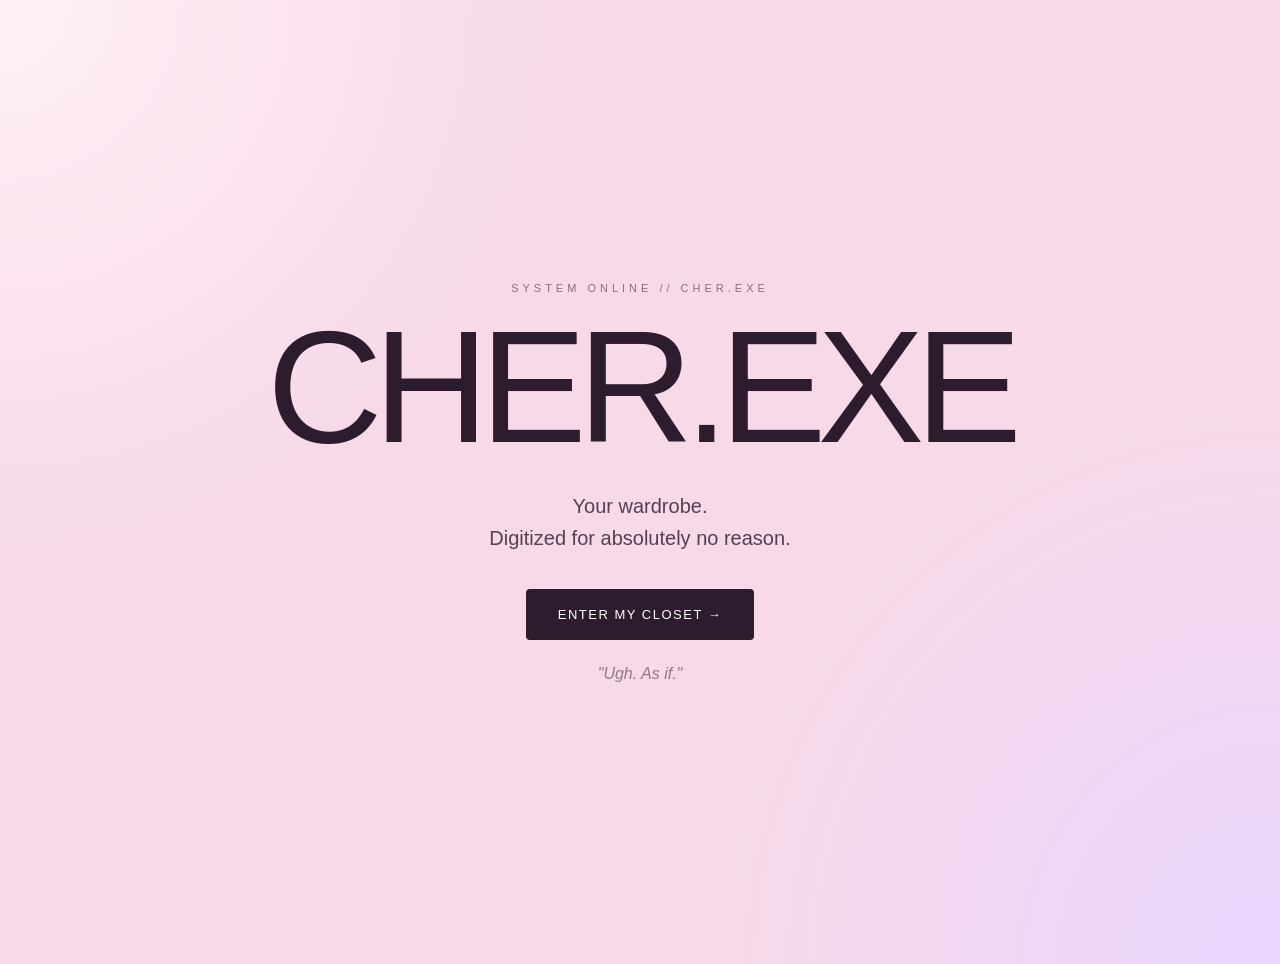
<file: index.html>
<!DOCTYPE html>
<html lang="en">

<head>
    <meta charset="UTF-8">
    <meta name="viewport" content="width=device-width, initial-scale=1.0">

    <title>CHER.EXE</title>

    <link rel="stylesheet" href="style.css">
</head>

<body>

    <main class="hero">

        <p class="system-status">
            SYSTEM ONLINE // CHER.EXE
        </p>

        <h1><span>CHER.EXE</span></h1>

        <p class="tagline">
            Your wardrobe.<br>
            Digitized for absolutely no reason.
        </p>

        <button onclick="enterCloset()">
            ENTER MY CLOSET →
        </button>

        <p class="quote">
            "Ugh. As if."
        </p>

    </main>

    <script src="script.js"></script>

</body>

</html>
</file>
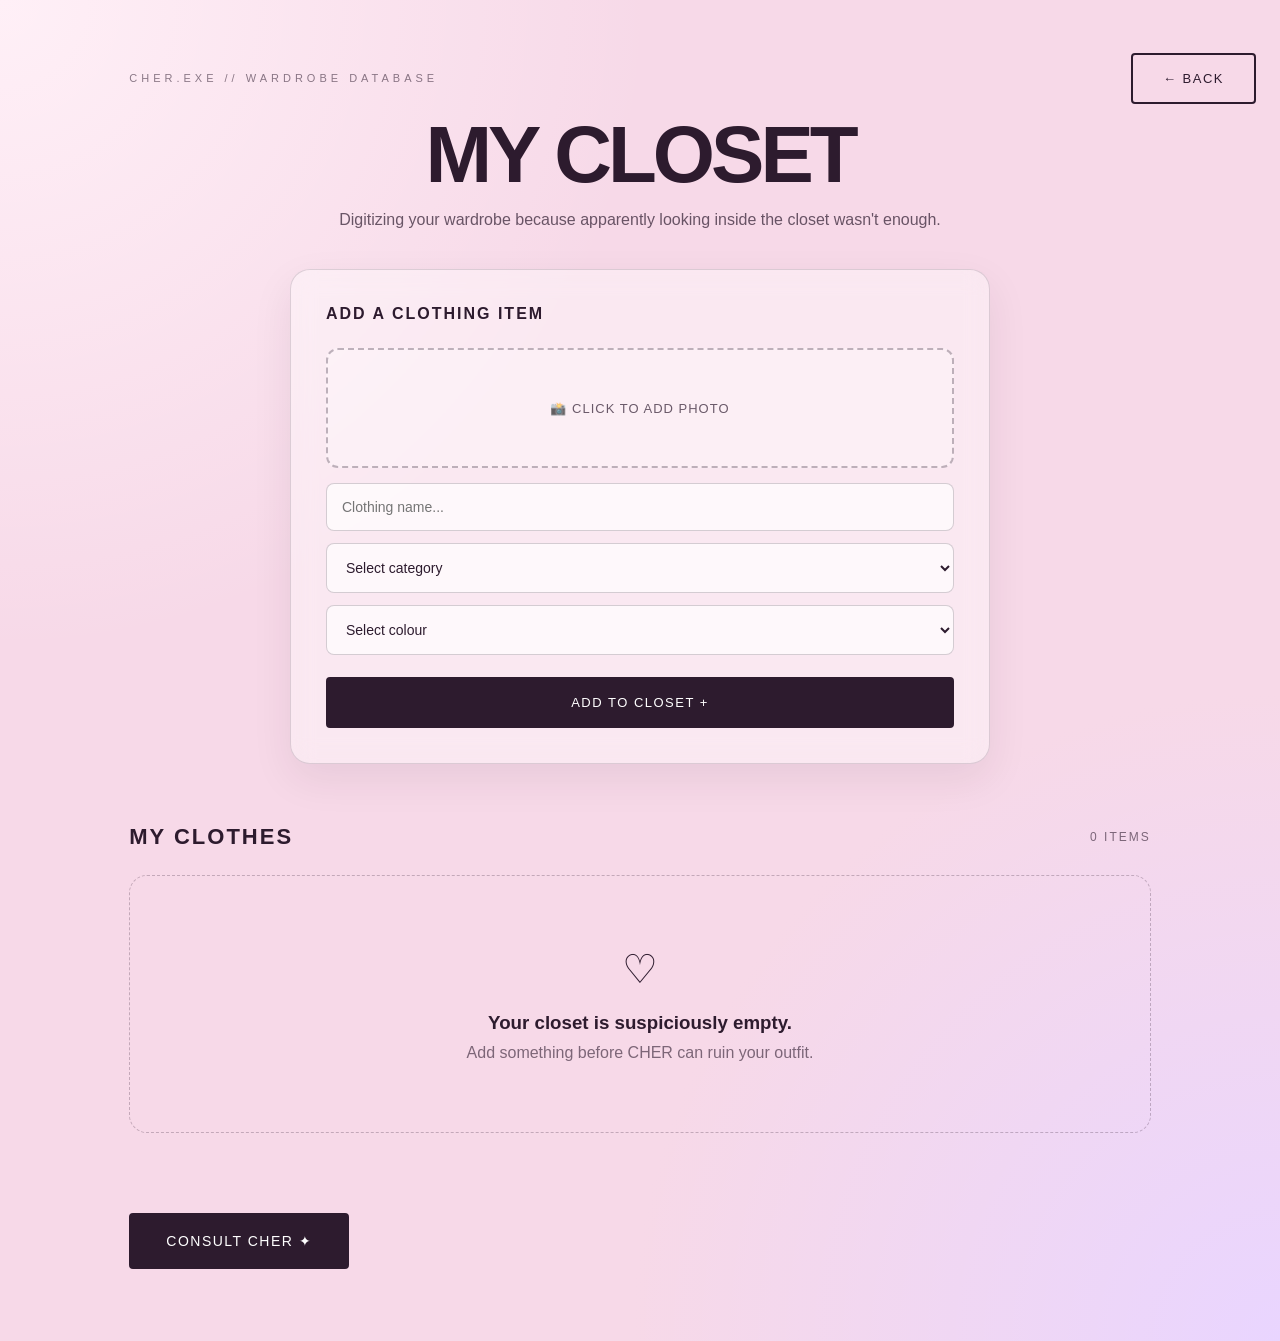
<file: closet.html>
<!DOCTYPE html>
<html lang="en">

<head>
    <meta charset="UTF-8">
    <meta name="viewport" content="width=device-width, initial-scale=1.0">
    <title>CHER.EXE — My Closet</title>
    <link rel="stylesheet" href="style.css">
</head>

<body>

    <main class="closet-page">

        <p class="system-status">
            CHER.EXE // WARDROBE DATABASE
        </p>

        <h1>MY CLOSET</h1>

        <p class="closet-intro">
            Digitizing your wardrobe because apparently looking inside the closet wasn't enough.
        </p>

        <section class="wardrobe-form">

            <h2>ADD A CLOTHING ITEM</h2>

            <label class="upload-box">
                <span id="uploadText">📸 CLICK TO ADD PHOTO</span>
                <input 
                    type="file" 
                    id="clothingImage" 
                    accept="image/*" 
                    onchange="previewImage()"
                >
            </label>

            <div id="imagePreview" class="image-preview"></div>

            <input 
                type="text" 
                id="clothingName" 
                placeholder="Clothing name..."
            >

            <select id="clothingCategory">
                <option value="">Select category</option>
                <option value="Top">Top</option>
                <option value="Bottom">Bottom</option>
                <option value="Dress">Dress</option>
                <option value="Outerwear">Outerwear</option>
                <option value="Shoes">Shoes</option>
                <option value="Accessory">Accessory</option>
            </select>

            <select id="clothingColor">
                <option value="">Select colour</option>
                <option value="Black">Black</option>
                <option value="White">White</option>
                <option value="Pink">Pink</option>
                <option value="Blue">Blue</option>
                <option value="Red">Red</option>
                <option value="Green">Green</option>
                <option value="Yellow">Yellow</option>
                <option value="Brown">Brown</option>
                <option value="Purple">Purple</option>
                <option value="Other">Other</option>
            </select>

            <button onclick="addClothing()">
                ADD TO CLOSET +
            </button>

        </section>

        <section class="wardrobe-section">

            <div class="wardrobe-header">
                <h2>MY CLOTHES</h2>
                <span id="itemCount">0 ITEMS</span>
            </div>

            <div id="clothingGrid" class="clothing-grid"></div>

        </section>

        <button class="consult-button" onclick="startConsultation()">
    CONSULT CHER ✦
</button>

        <button class="back-button" onclick="goBack()">
            ← BACK
        </button>

    </main>

    <script src="script.js"></script>

</body>

</html>
</file>
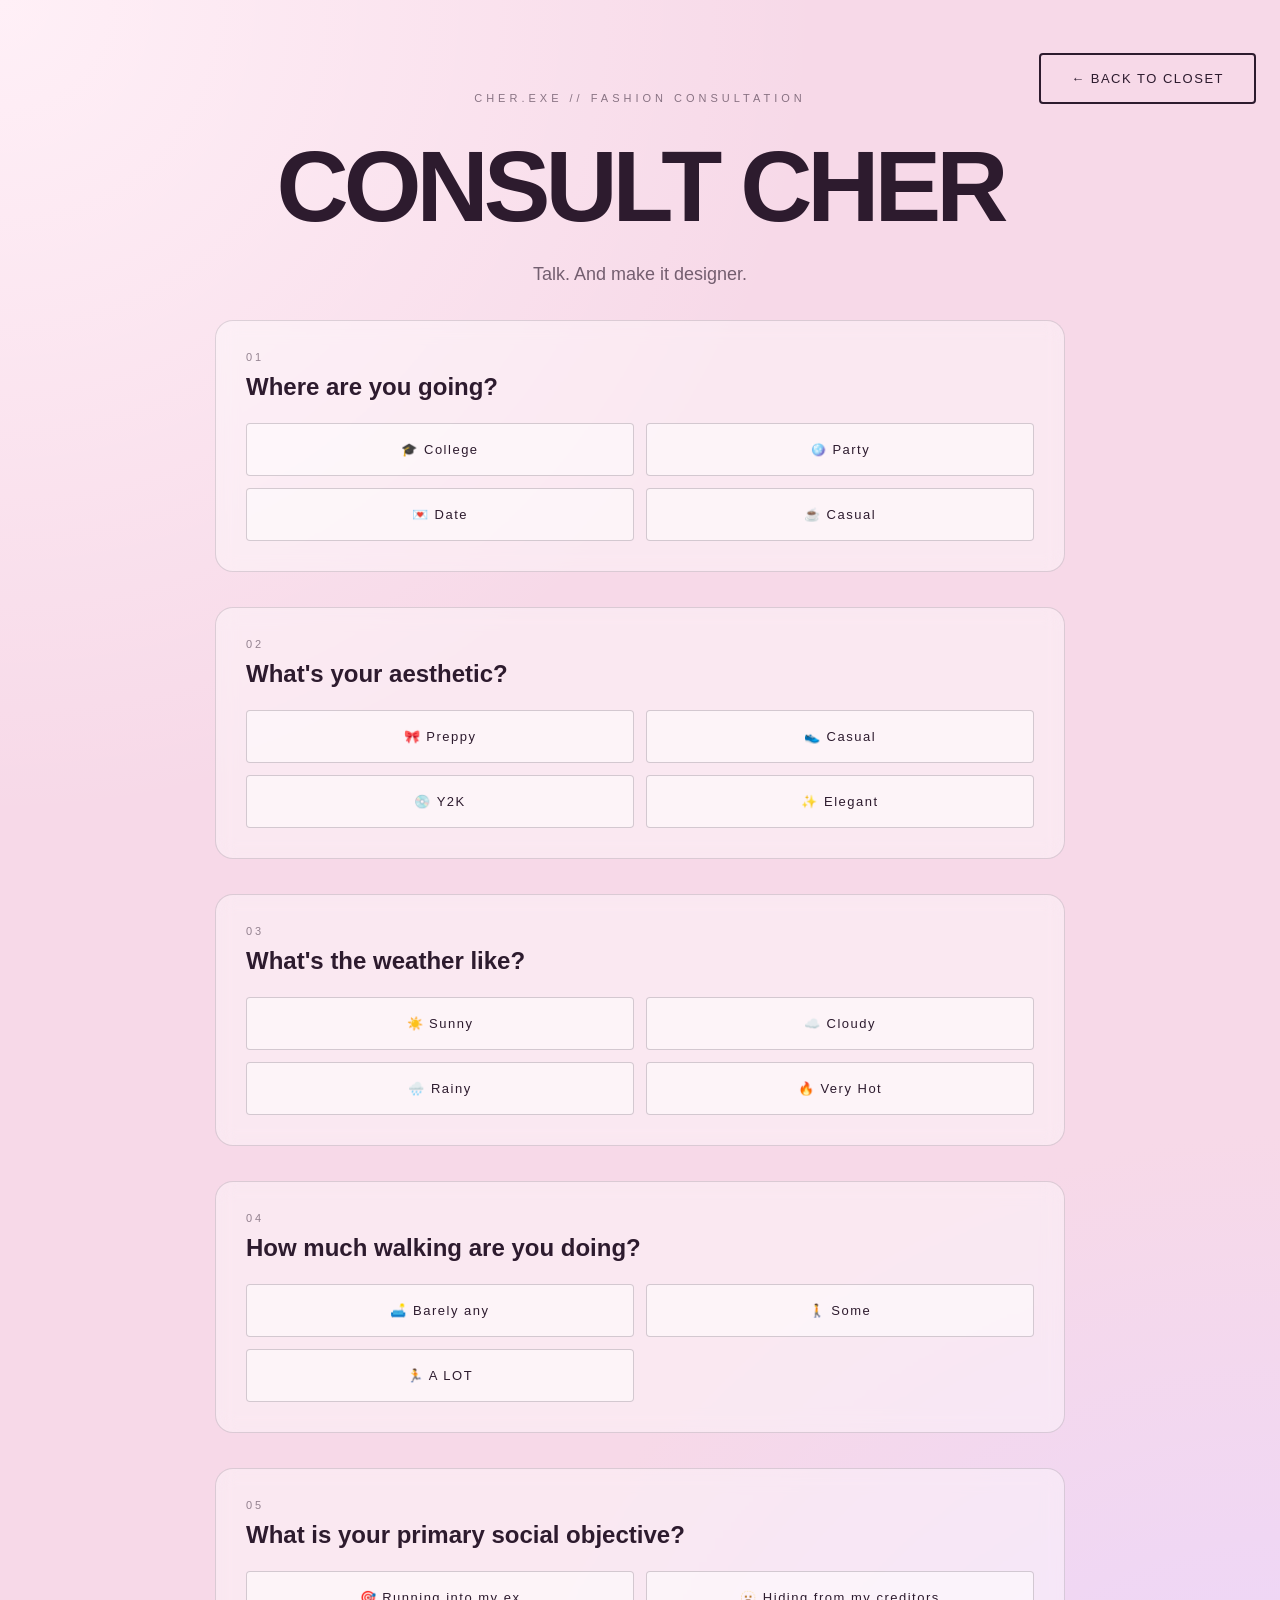
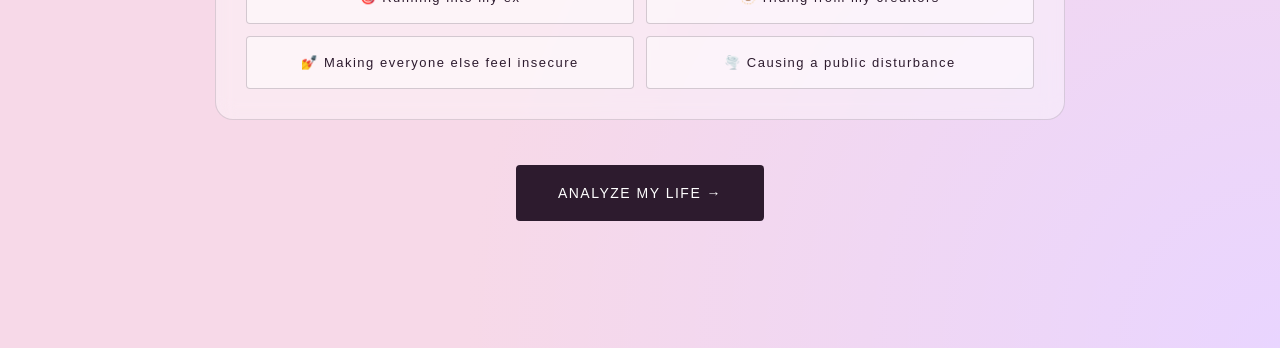
<file: consult.html>
<!DOCTYPE html>
<html lang="en">

<head>
    <meta charset="UTF-8">
    <meta name="viewport" content="width=device-width, initial-scale=1.0">
    <title>CHER.EXE — Consultation</title>
    <link rel="stylesheet" href="style.css">
</head>

<body>

    <main class="consult-page">

        <p class="system-status">
            CHER.EXE // FASHION CONSULTATION
        </p>

        <h1>CONSULT CHER</h1>

        <p class="consult-intro">
            Talk. And make it designer.
        </p>

        <!-- QUESTION 1 -->
        <section class="question-card">
            <p class="question-number">01</p>
            <h2>Where are you going?</h2>
            <div class="option-grid">
                <button class="option" onclick="selectOption('occasion', 'College', this)">🎓 College</button>
                <button class="option" onclick="selectOption('occasion', 'Party', this)">🪩 Party</button>
                <button class="option" onclick="selectOption('occasion', 'Date', this)">💌 Date</button>
                <button class="option" onclick="selectOption('occasion', 'Casual', this)">☕ Casual</button>
            </div>
        </section>

        <!-- QUESTION 2 -->
        <section class="question-card">
            <p class="question-number">02</p>
            <h2>What's your aesthetic?</h2>
            <div class="option-grid">
                <button class="option" onclick="selectOption('style', 'Preppy', this)">🎀 Preppy</button>
                <button class="option" onclick="selectOption('style', 'Casual', this)">👟 Casual</button>
                <button class="option" onclick="selectOption('style', 'Y2K', this)">💿 Y2K</button>
                <button class="option" onclick="selectOption('style', 'Elegant', this)">✨ Elegant</button>
            </div>
        </section>

        <!-- QUESTION 3 -->
        <section class="question-card">
            <p class="question-number">03</p>
            <h2>What's the weather like?</h2>
            <div class="option-grid">
                <button class="option" onclick="selectOption('weather', 'Sunny', this)">☀️ Sunny</button>
                <button class="option" onclick="selectOption('weather', 'Cloudy', this)">☁️ Cloudy</button>
                <button class="option" onclick="selectOption('weather', 'Rainy', this)">🌧️ Rainy</button>
                <button class="option" onclick="selectOption('weather', 'Hot', this)">🔥 Very Hot</button>
            </div>
        </section>

        <!-- QUESTION 4 -->
        <section class="question-card">
            <p class="question-number">04</p>
            <h2>How much walking are you doing?</h2>
            <div class="option-grid">
                <button class="option" onclick="selectOption('walking', 'Low', this)">🛋️ Barely any</button>
                <button class="option" onclick="selectOption('walking', 'Medium', this)">🚶 Some</button>
                <button class="option" onclick="selectOption('walking', 'High', this)">🏃 A LOT</button>
            </div>
        </section>

        <!-- QUESTION 5 -->
        <section class="question-card">
            <p class="question-number">05</p>
            <h2>What is your primary social objective?</h2>
            <div class="option-grid">
                <button class="option" onclick="selectOption('objective', 'Ex-boyfriend', this)">🎯 Running into my ex</button>
                <button class="option" onclick="selectOption('objective', 'Inconspicuous', this)">🫥 Hiding from my creditors</button>
                <button class="option" onclick="selectOption('objective', 'Center of attention', this)">💅 Making everyone else feel insecure</button>
                <button class="option" onclick="selectOption('objective', 'Apocalyptic', this)">🌪️ Causing a public disturbance</button>
            </div>
        </section>

        <!-- ANALYZE -->
        <button class="analyze-button" onclick="analyzeOutfit()">
            ANALYZE MY LIFE →
        </button>

        <p id="consultError" class="consult-error"></p>

        <button class="back-button" onclick="goBack()">
            ← BACK TO CLOSET
        </button>

    </main>

    <script src="script.js"></script>

</body>

</html>
</file>
<file: style.css>
* {
    box-sizing: border-box;
    margin: 0;
    padding: 0;
}

body {
    min-height: 100vh;
    background: 
        radial-gradient(circle at top left, #fff0f7, transparent 35%),
        radial-gradient(circle at bottom right, #e9d5ff, transparent 35%),
        #f7d9e8;
    color: #2d1b2e;
    font-family: Arial, sans-serif;
}

/* LANDING PAGE */

.hero {
    min-height: 100vh;
    display: flex;
    flex-direction: column;
    justify-content: center;
    align-items: center;
    text-align: center;
    padding: 40px;
}

.system-status {
    font-size: 11px;
    letter-spacing: 4px;
    opacity: 0.55;
    margin-bottom: 25px;
}

.hero h1 {
    font-size: clamp(70px, 15vw, 160px);
    letter-spacing: -9px;
    line-height: 0.85;
    animation: appear 1s ease;
}

.hero h1 span {
    font-weight: 300;
}

.tagline {
    margin-top: 35px;
    font-size: 20px;
    line-height: 1.6;
    opacity: 0.8;
}

button {
    margin-top: 35px;
    padding: 16px 30px;
    border: 2px solid #2d1b2e;
    border-radius: 4px;
    background: #2d1b2e;
    color: white;
    font-size: 13px;
    letter-spacing: 1.5px;
    cursor: pointer;
    transition: all 0.25s ease;
}

button:hover {
    transform: translateY(-4px);
    box-shadow: 0 10px 25px rgba(45, 27, 46, 0.2);
}

.quote {
    margin-top: 25px;
    font-style: italic;
    opacity: 0.5;
}

/* CLOSET PAGE LAYOUT */

.closet-page {
    min-height: 100vh;
    padding: 40px 8%;
}

.closet-page h1 {
    font-size: clamp(40px, 8vw, 80px);
    letter-spacing: -4px;
    text-align: center;
}

.closet-intro {
    text-align: center;
    margin-top: 10px;
    font-size: 16px;
    opacity: 0.7;
}

/* WARDROBE FORM */

.wardrobe-form {
    max-width: 700px;
    margin: 40px auto;
    padding: 35px;
    border-radius: 20px;
    background: rgba(255, 255, 255, 0.4);
    border: 1px solid rgba(45, 27, 46, 0.15);
    backdrop-filter: blur(12px);
    box-shadow: 0 15px 40px rgba(45, 27, 46, 0.08);
}

.wardrobe-form h2 {
    font-size: 16px;
    letter-spacing: 2px;
    margin-bottom: 25px;
}

.wardrobe-form input,
.wardrobe-form select {
    width: 100%;
    padding: 15px;
    margin-bottom: 12px;
    border: 1px solid rgba(45, 27, 46, 0.2);
    border-radius: 8px;
    background: rgba(255, 255, 255, 0.7);
    color: #2d1b2e;
    font-size: 14px;
    outline: none;
}

.wardrobe-form input:focus,
.wardrobe-form select:focus {
    border-color: #2d1b2e;
}

.wardrobe-form button {
    margin-top: 10px;
    width: 100%;
}

/* WARDROBE SECTION */

.wardrobe-section {
    max-width: 1100px;
    margin: 60px auto;
}

.wardrobe-header {
    display: flex;
    justify-content: space-between;
    align-items: center;
    margin-bottom: 25px;
}

.wardrobe-header h2 {
    font-size: 22px;
    letter-spacing: 2px;
}

.wardrobe-header span {
    font-size: 12px;
    letter-spacing: 2px;
    opacity: 0.6;
}

/* CLOTHING GRID */

.clothing-grid {
    display: grid;
    grid-template-columns: repeat(auto-fit, minmax(220px, 1fr));
    gap: 20px;
}

/* CLOTHING CARD */

.clothing-card {
    position: relative;
    min-height: 220px;
    padding: 25px;
    border-radius: 18px;
    background: rgba(255, 255, 255, 0.45);
    border: 1px solid rgba(45, 27, 46, 0.15);
    backdrop-filter: blur(10px);
    display: flex;
    flex-direction: column;
    justify-content: space-between;
    transition: 0.25s ease;
}

.clothing-card:hover {
    transform: translateY(-6px);
    box-shadow: 0 15px 35px rgba(45, 27, 46, 0.12);
}

.clothing-icon {
    width: 50px;
    height: 50px;
    border-radius: 50%;
    border: 2px solid #2d1b2e;
    display: flex;
    justify-content: center;
    align-items: center;
    font-size: 20px;
    margin-bottom: 15px;
}

.clothing-info h3 {
    font-size: 20px;
    margin-bottom: 6px;
}

.clothing-info p {
    font-size: 13px;
    opacity: 0.6;
    margin-bottom: 6px;
}

.clothing-info span {
    font-size: 11px;
    letter-spacing: 2px;
    text-transform: uppercase;
    opacity: 0.6;
}

/* DELETE BUTTON */

.delete-button {
    position: absolute;
    top: 15px;
    right: 15px;
    width: 32px;
    height: 32px;
    padding: 0;
    margin: 0;
    border: none;
    background: transparent;
    color: #2d1b2e;
    font-size: 24px;
    cursor: pointer;
}

.delete-button:hover {
    transform: none;
    box-shadow: none;
    color: #d63384;
}

/* EMPTY CLOSET */

.empty-message {
    grid-column: 1 / -1;
    padding: 70px 20px;
    text-align: center;
    border-radius: 18px;
    border: 1px dashed rgba(45, 27, 46, 0.25);
}

.empty-icon {
    font-size: 40px;
    margin-bottom: 20px;
}

.empty-message h3 {
    margin-bottom: 10px;
}

.empty-message p {
    opacity: 0.6;
}

.back-button {
    background: transparent;
    color: #2d1b2e;
    border: 2px solid #2d1b2e;
    display: block;
    margin: 40px auto 0;
}

/* ANIMATION */

@keyframes appear {
    from {
        opacity: 0;
        transform: translateY(20px);
    }
    to {
        opacity: 1;
        transform: translateY(0);
    }
}

/* MOBILE */

@media (max-width: 600px) {
    .wardrobe-form {
        padding: 25px;
    }
    .wardrobe-header {
        align-items: flex-start;
        gap: 10px;
        flex-direction: column;
    }
    .clothing-grid {
        grid-template-columns: 1fr;
    }
}

/* ================================= */
/* IMAGE UPLOAD & PREVIEW STYLES     */
/* ================================= */

.upload-box {
    display: flex;
    justify-content: center;
    align-items: center;
    width: 100%;
    min-height: 120px;
    margin-bottom: 15px;
    border: 2px dashed rgba(45, 27, 46, 0.3);
    border-radius: 12px;
    background: rgba(255, 255, 255, 0.3);
    cursor: pointer;
    transition: 0.2s ease;
}

.upload-box:hover {
    border-color: #2d1b2e;
    background: rgba(255, 255, 255, 0.5);
}

.upload-box span {
    font-size: 13px;
    letter-spacing: 1px;
    opacity: 0.7;
}

.upload-box input {
    display: none;
}

.image-preview {
    width: 100%;
    margin-bottom: 15px;
}

.image-preview img {
    width: 160px;
    height: 160px;
    object-fit: cover;
    border-radius: 12px;
    border: 1px solid rgba(45, 27, 46, 0.2);
}

.clothing-image {
    width: 100%;
    height: 220px;
    object-fit: cover;
    border-radius: 12px;
    margin-bottom: 20px;
}

/* ================================= */
/* CONSULTATION                      */
/* ================================= */

.consult-page {
    min-height: 100vh;
    max-width: 900px;
    margin: auto;
    padding: 60px 25px;
    text-align: center;
}

.consult-page h1 {
    font-size: clamp(55px, 10vw, 100px);
    letter-spacing: -5px;
    margin-top: 20px;
}

.consult-intro {
    margin-top: 20px;
    font-size: 18px;
    opacity: 0.65;
}

/* QUESTION */
.question-card {
    margin-top: 35px;
    padding: 30px;
    text-align: left;
    border-radius: 18px;
    background: rgba(255, 255, 255, 0.4);
    border: 1px solid rgba(45, 27, 46, 0.15);
    backdrop-filter: blur(10px);
}

.question-number {
    font-size: 11px;
    letter-spacing: 3px;
    opacity: 0.5;
    margin-bottom: 10px;
}

.question-card h2 {
    font-size: 24px;
    margin-bottom: 22px;
}

/* OPTIONS */
.option-grid {
    display: grid;
    grid-template-columns: repeat(2, 1fr);
    gap: 12px;
}

.option {
    width: 100%;
    margin: 0;
    padding: 18px;
    background: rgba(255, 255, 255, 0.5);
    color: #2d1b2e;
    border: 1px solid rgba(45, 27, 46, 0.2);
    cursor: pointer;
}

.option:hover {
    transform: translateY(-2px);
    box-shadow: none;
}

/* SELECTED */
.option.selected {
    background: #2d1b2e;
    color: white;
    transform: translateY(-2px);
}

/* ANALYZE */
.analyze-button {
    margin-top: 45px;
    padding: 18px 40px;
    font-size: 14px;
}

.consult-error {
    margin-top: 15px;
    min-height: 20px;
    font-size: 13px;
    color: #8b304f;
}

/* CONSULT BUTTON */
.consult-button {
    margin-top: 20px;
    padding: 18px 35px;
    font-size: 14px;
}

/* MOBILE */
@media (max-width: 600px) {
    .option-grid {
        grid-template-columns: 1fr;
    }
    .question-card {
        padding: 22px;
    }
}

/* Add padding to the body so content doesn't hug the screen edges */
body {
    padding: 2rem;
    box-sizing: border-box;
    margin: 0;
}

/* Make the back button floating and fixed to the top-left corner */
.back-button {
    position: fixed;
    top: 0.8rem;
    right: 1.5rem;
    z-index: 1000;
    /* Keeps it elevated over images and cards */
}
</file>
